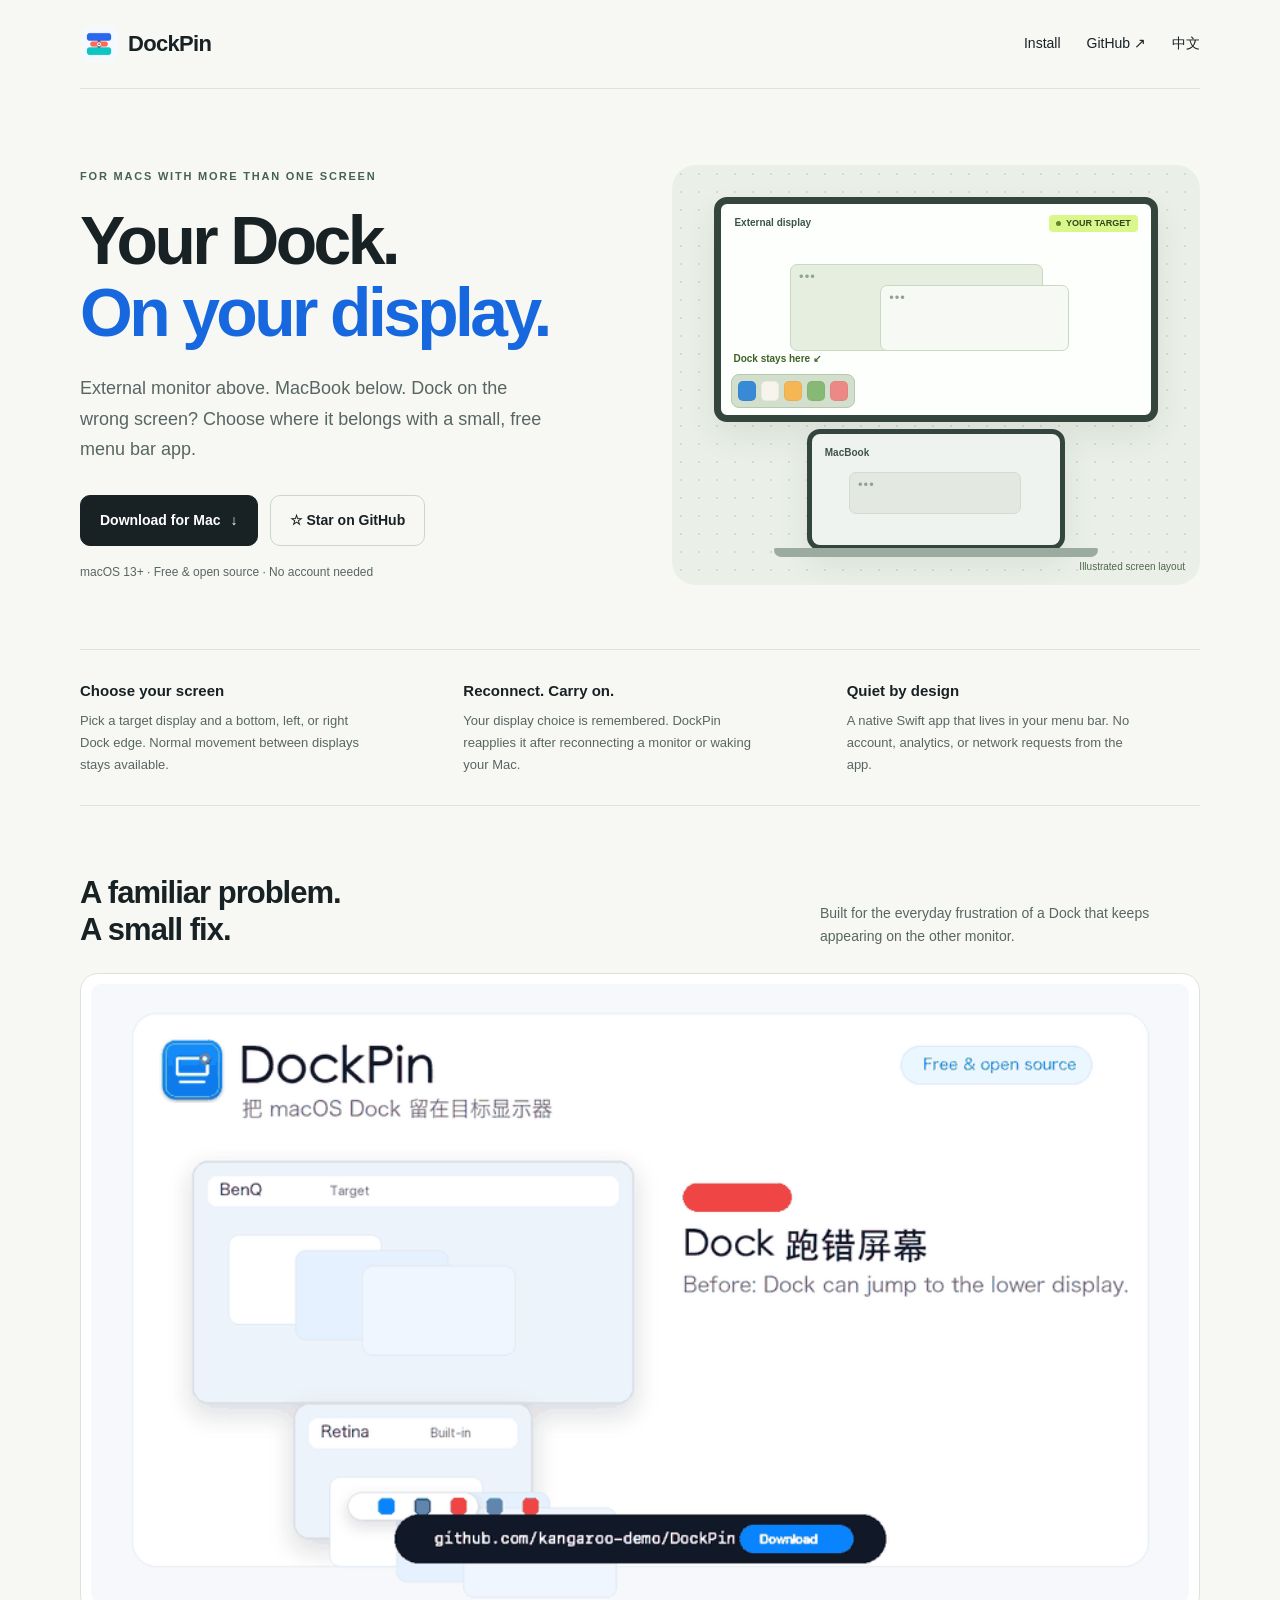
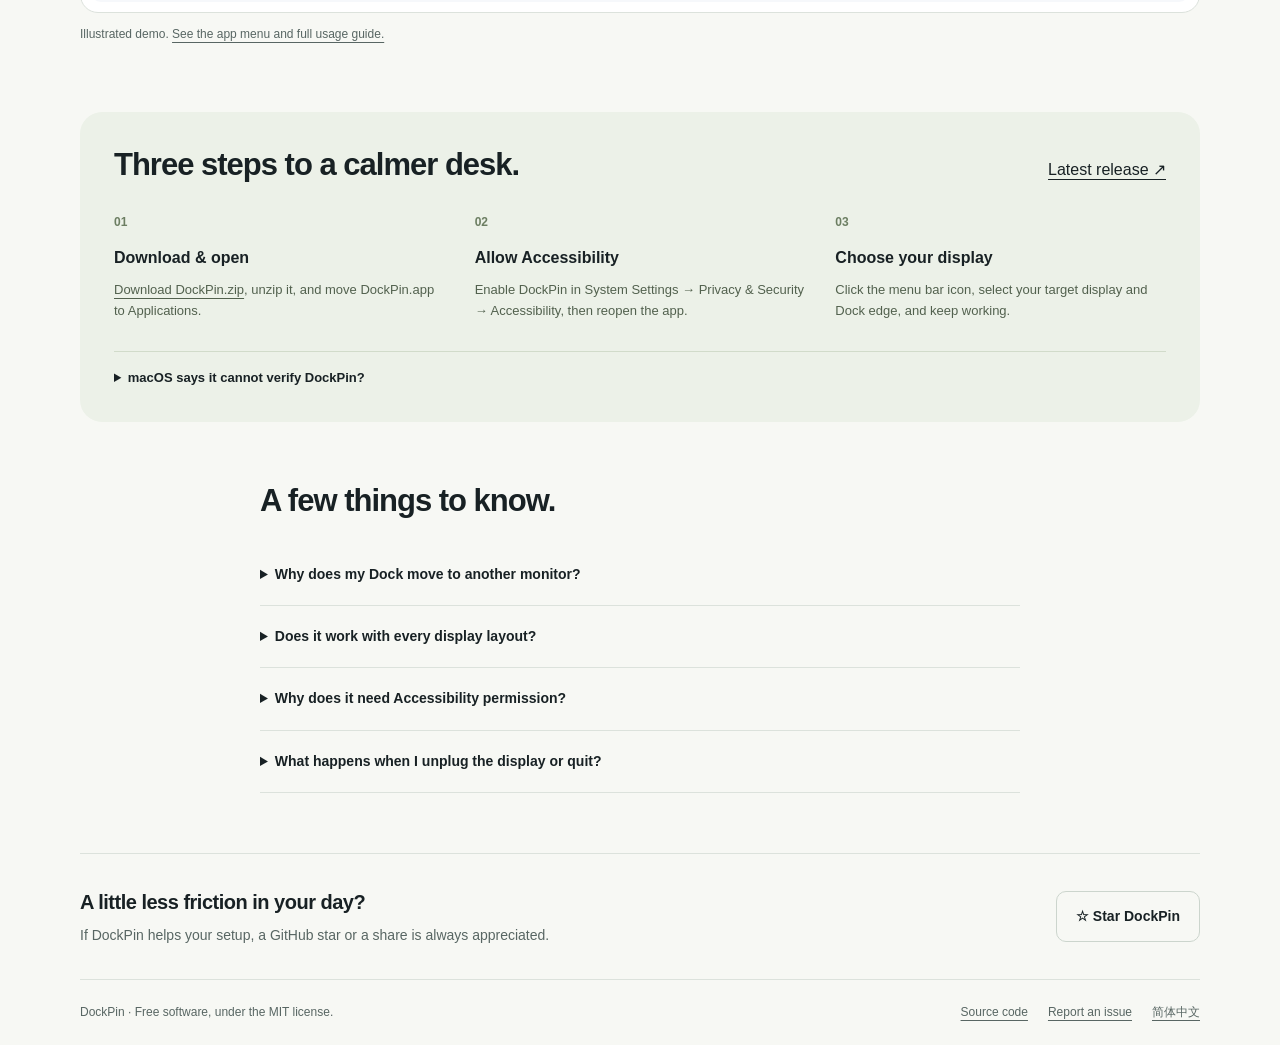
<file: docs/index.html>
<!doctype html>
<html lang="en">
<head>
  <meta charset="utf-8">
  <meta name="viewport" content="width=device-width, initial-scale=1">
  <title>DockPin — Keep the macOS Dock on your chosen display</title>
  <meta name="description" content="Dock keeps moving to the wrong monitor? DockPin is a free, open-source Mac menu bar app that helps keep the Dock on your chosen display, including stacked layouts.">
  <link rel="canonical" href="https://kangaroo-demo.github.io/DockPin/">
  <link rel="sitemap" type="application/xml" href="sitemap.xml">
  <link rel="alternate" hreflang="en" href="https://kangaroo-demo.github.io/DockPin/">
  <link rel="alternate" hreflang="zh-Hans" href="https://kangaroo-demo.github.io/DockPin/zh/">
  <link rel="alternate" hreflang="x-default" href="https://kangaroo-demo.github.io/DockPin/">
  <meta property="og:type" content="website">
  <meta property="og:title" content="DockPin — Your Dock. On your display.">
  <meta property="og:description" content="A free, open-source fix for the Dock moving to the wrong monitor. Built for multi-display Macs.">
  <meta property="og:url" content="https://kangaroo-demo.github.io/DockPin/">
  <meta property="og:image" content="https://kangaroo-demo.github.io/DockPin/images/social-card.png">
  <meta property="og:image:width" content="1200">
  <meta property="og:image:height" content="630">
  <meta property="og:image:alt" content="DockPin helps keep the Dock on a chosen external display in a stacked monitor setup.">
  <meta property="og:locale" content="en_US">
  <meta property="og:locale:alternate" content="zh_CN">
  <meta name="twitter:card" content="summary_large_image">
  <link rel="icon" type="image/png" href="images/app-icon.png">
  <link rel="stylesheet" href="assets/site.css">
  <script type="application/ld+json">{"@context":"https://schema.org","@type":"SoftwareApplication","name":"DockPin","url":"https://kangaroo-demo.github.io/DockPin/","description":"A free, open-source menu bar utility that helps keep the macOS Dock on a selected display in multi-monitor setups.","operatingSystem":"macOS 13 or later","applicationCategory":"UtilitiesApplication","downloadUrl":"https://github.com/kangaroo-demo/DockPin/releases/latest/download/DockPin.zip","image":"https://kangaroo-demo.github.io/DockPin/images/social-card.png","license":"https://github.com/kangaroo-demo/DockPin/blob/main/LICENSE","offers":{"@type":"Offer","price":"0","priceCurrency":"USD"}}</script>
</head>
<body>
  <a class="skip" href="#main">Skip to content</a>
  <div class="wrap">
    <header>
      <a class="brand" href="./" aria-label="DockPin home"><img src="images/app-icon.png" width="38" height="38" alt="">DockPin</a>
      <nav aria-label="Main navigation"><a href="#install">Install</a><a href="https://github.com/kangaroo-demo/DockPin">GitHub ↗</a><a href="zh/" lang="zh-CN" hreflang="zh-Hans">中文</a></nav>
    </header>
    <main id="main">
      <section class="hero" aria-labelledby="hero-title">
        <div>
          <p class="eyebrow">For Macs with more than one screen</p>
          <h1 id="hero-title">Your Dock.<br><span>On your display.</span></h1>
          <p class="intro">External monitor above. MacBook below. Dock on the wrong screen? Choose where it belongs with a small, free menu bar app.</p>
          <div class="actions"><a class="button primary" href="https://github.com/kangaroo-demo/DockPin/releases/latest/download/DockPin.zip">Download for Mac <span aria-hidden="true">↓</span></a><a class="button" href="https://github.com/kangaroo-demo/DockPin">☆ Star on GitHub</a></div>
          <p class="micro">macOS 13+ · Free &amp; open source · No account needed</p>
        </div>
        <div class="scene" role="img" aria-label="Illustration of an external display above a MacBook, with the Dock on the selected upper display.">
          <div class="monitor external"><div class="screen-bar"><span>External display</span><span class="target">YOUR TARGET</span></div><div class="window"></div><div class="window back"></div><span class="dock-label">Dock stays here ↙</span><div class="dock"><i></i><i></i><i></i><i></i><i></i></div></div>
          <div class="monitor laptop"><div class="screen-bar"><span>MacBook</span></div><div class="window"></div></div>
          <span class="scene-caption">Illustrated screen layout</span>
        </div>
      </section>
      <section class="benefits" aria-label="Features">
        <div><h2>Choose your screen</h2><p>Pick a target display and a bottom, left, or right Dock edge. Normal movement between displays stays available.</p></div>
        <div><h2>Reconnect. Carry on.</h2><p>Your display choice is remembered. DockPin reapplies it after reconnecting a monitor or waking your Mac.</p></div>
        <div><h2>Quiet by design</h2><p>A native Swift app that lives in your menu bar. No account, analytics, or network requests from the app.</p></div>
      </section>
      <section class="section" aria-labelledby="demo-title">
        <div class="section-title"><h2 id="demo-title">A familiar problem.<br>A small fix.</h2><p>Built for the everyday frustration of a Dock that keeps appearing on the other monitor.</p></div>
        <figure><div class="demo"><picture><source media="(prefers-reduced-motion: reduce)" srcset="images/demo-still.png"><img src="images/dockpin-demo.gif" width="854" height="480" loading="lazy" alt="Illustrated before-and-after demo of DockPin returning the Dock to the selected upper display."></picture></div><figcaption>Illustrated demo. <a href="https://github.com/kangaroo-demo/DockPin#usage">See the app menu and full usage guide.</a></figcaption></figure>
      </section>
      <section class="install" id="install" aria-labelledby="install-title">
        <div class="section-title"><h2 id="install-title">Three steps to a calmer desk.</h2><a href="https://github.com/kangaroo-demo/DockPin/releases/latest">Latest release ↗</a></div>
        <ol class="steps">
          <li><h3>Download &amp; open</h3><p><a href="https://github.com/kangaroo-demo/DockPin/releases/latest/download/DockPin.zip">Download DockPin.zip</a>, unzip it, and move DockPin.app to Applications.</p></li>
          <li><h3>Allow Accessibility</h3><p>Enable DockPin in System Settings → Privacy &amp; Security → Accessibility, then reopen the app.</p></li>
          <li><h3>Choose your display</h3><p>Click the menu bar icon, select your target display and Dock edge, and keep working.</p></li>
        </ol>
        <details><summary>macOS says it cannot verify DockPin?</summary><p>Community builds may not be notarized. After trying to open the app, go to System Settings → Privacy &amp; Security and choose Open Anyway for DockPin. You can also <a href="https://github.com/kangaroo-demo/DockPin#build-from-source">build from the source code</a>.</p></details>
      </section>
      <section class="section faq" aria-labelledby="faq-title">
        <h2 id="faq-title">A few things to know.</h2>
        <details><summary>Why does my Dock move to another monitor?</summary><p>macOS can move the Dock when the pointer reaches a display edge. This is especially frustrating when an external monitor sits above a MacBook. DockPin helps macOS keep using the selected display edge.</p></details>
        <details><summary>Does it work with every display layout?</summary><p>DockPin works best when part of the chosen edge is exposed. If another display completely covers that edge, macOS may not allow reliable placement. Shared boundaries stay passable; hold Option to bypass a watched edge immediately.</p></details>
        <details><summary>Why does it need Accessibility permission?</summary><p>DockPin observes pointer movement and briefly adjusts it near the selected edge. The app runs locally, makes no network requests, and does not collect analytics. <a href="https://github.com/kangaroo-demo/DockPin/blob/main/docs/PRIVACY.md">Read the privacy details.</a></p></details>
        <details><summary>What happens when I unplug the display or quit?</summary><p>When the target display is absent, DockPin temporarily uses an available display and keeps your original choice. Reconnecting or waking reapplies the pin. Quitting stops protection and nudges the Dock back toward the system default edge.</p></details>
      </section>
      <section class="support" aria-labelledby="support-title"><div><h2 id="support-title">A little less friction in your day?</h2><p>If DockPin helps your setup, a GitHub star or a share is always appreciated.</p></div><a class="button" href="https://github.com/kangaroo-demo/DockPin">☆ Star DockPin</a></section>
    </main>
    <footer><span>DockPin · Free software, under the MIT license.</span><div><a href="https://github.com/kangaroo-demo/DockPin">Source code</a><a href="https://github.com/kangaroo-demo/DockPin/issues/new/choose">Report an issue</a><a href="zh/" lang="zh-CN">简体中文</a></div></footer>
  </div>
</body>
</html>
</file>
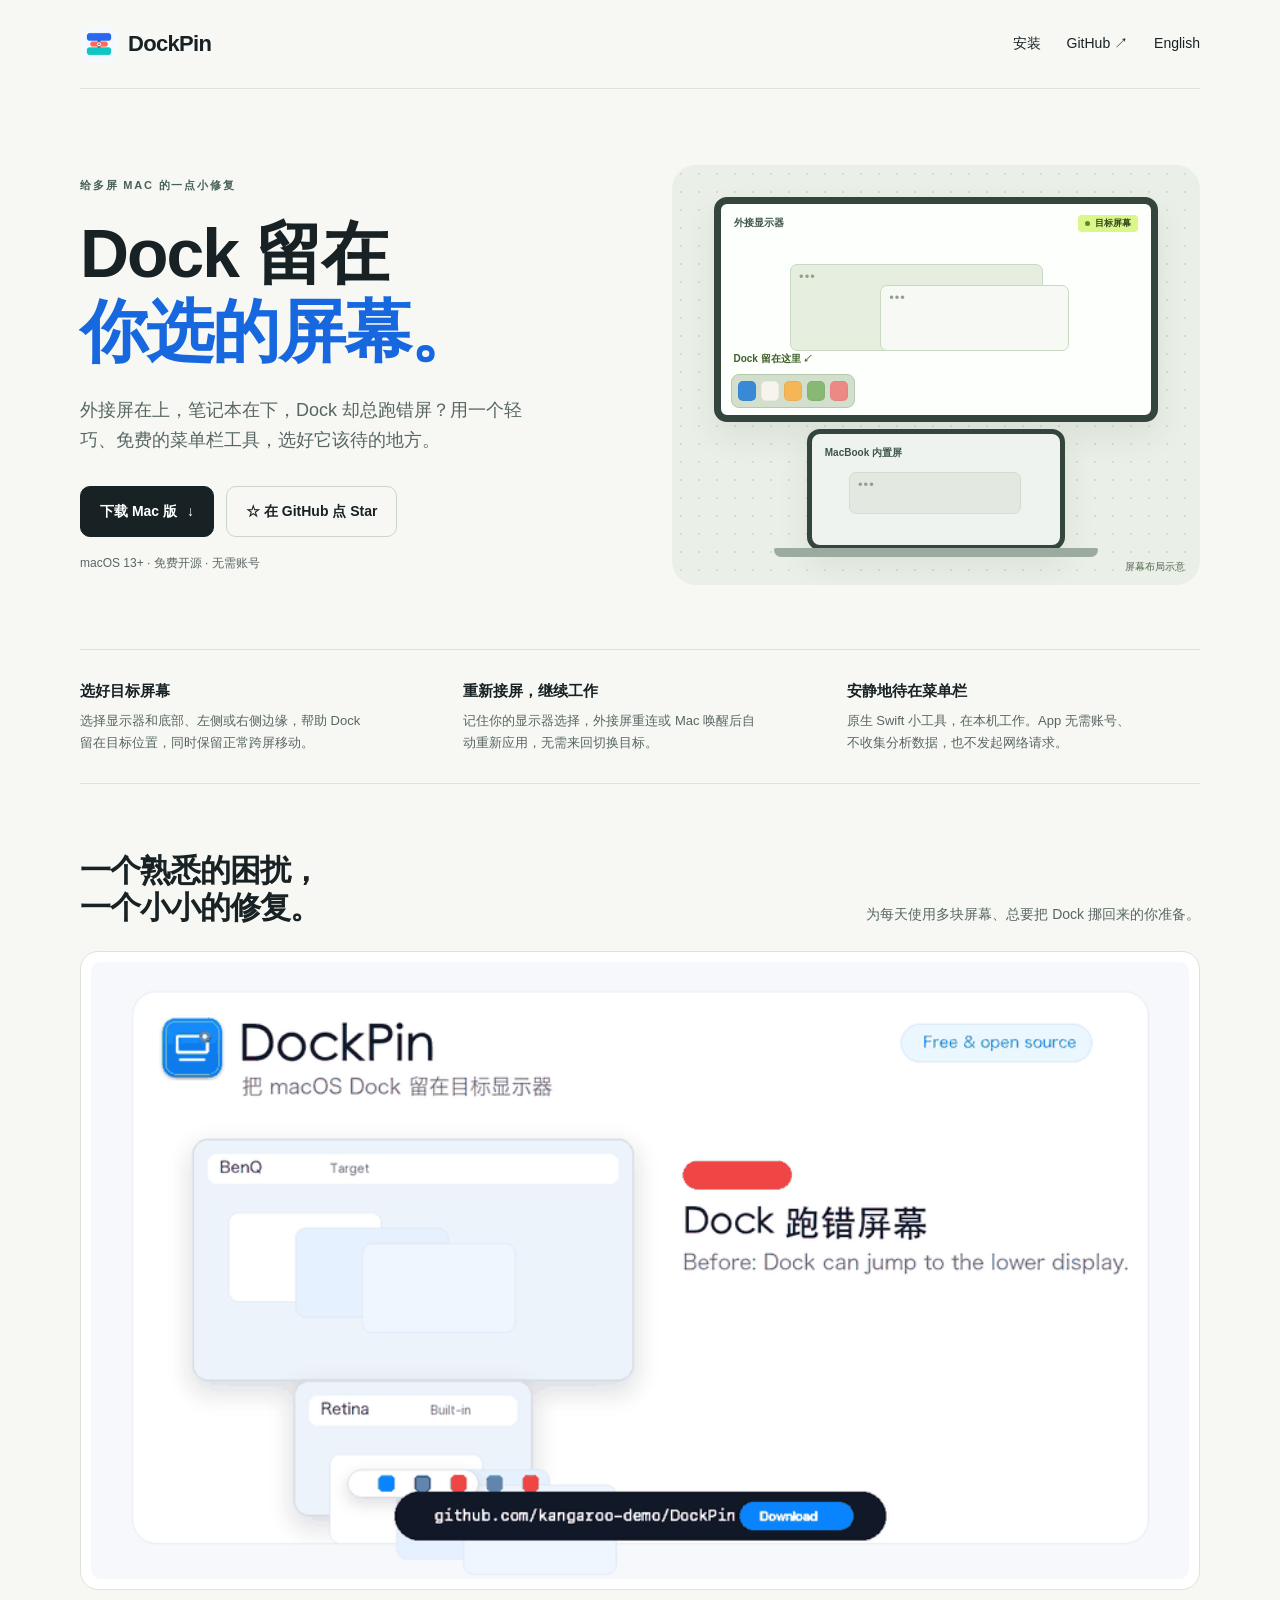
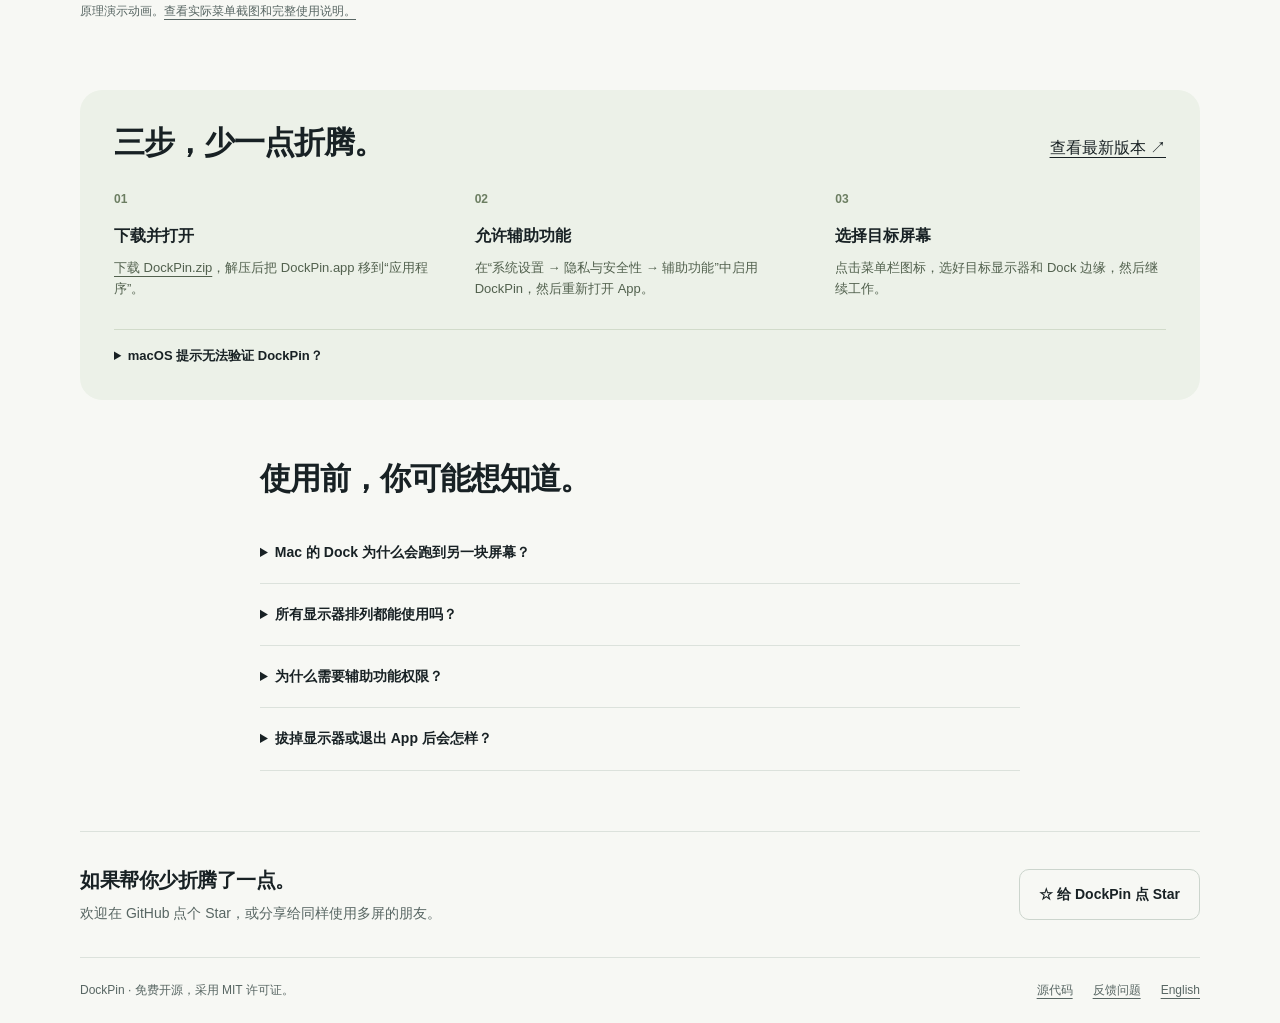
<file: docs/zh/index.html>
<!doctype html>
<html lang="zh-CN">
<head>
  <meta charset="utf-8">
  <meta name="viewport" content="width=device-width, initial-scale=1">
  <title>DockPin — 让 macOS Dock 留在你选择的显示器上</title>
  <meta name="description" content="Mac 外接显示器后 Dock 总跑到另一块屏幕？DockPin 是免费开源的 macOS 菜单栏工具，帮助 Dock 停留在目标显示器，支持上下屏排列、重连和唤醒后自动恢复。">
  <link rel="canonical" href="https://kangaroo-demo.github.io/DockPin/zh/">
  <link rel="sitemap" type="application/xml" href="../sitemap.xml">
  <link rel="alternate" hreflang="en" href="https://kangaroo-demo.github.io/DockPin/">
  <link rel="alternate" hreflang="zh-Hans" href="https://kangaroo-demo.github.io/DockPin/zh/">
  <link rel="alternate" hreflang="x-default" href="https://kangaroo-demo.github.io/DockPin/">
  <meta property="og:type" content="website">
  <meta property="og:title" content="DockPin — Dock 留在你选的屏幕。">
  <meta property="og:description" content="外接屏在上，笔记本在下，Dock 却总跑错屏？试试这个免费开源的 Mac 菜单栏小工具。">
  <meta property="og:url" content="https://kangaroo-demo.github.io/DockPin/zh/">
  <meta property="og:image" content="https://kangaroo-demo.github.io/DockPin/images/social-card.png">
  <meta property="og:image:width" content="1200">
  <meta property="og:image:height" content="630">
  <meta property="og:image:alt" content="DockPin 帮助 Dock 留在上下屏布局中选定的外接显示器上。">
  <meta property="og:locale" content="zh_CN">
  <meta property="og:locale:alternate" content="en_US">
  <meta name="twitter:card" content="summary_large_image">
  <link rel="icon" type="image/png" href="../images/app-icon.png">
  <link rel="stylesheet" href="../assets/site.css">
  <script type="application/ld+json">{"@context":"https://schema.org","@type":"SoftwareApplication","name":"DockPin","url":"https://kangaroo-demo.github.io/DockPin/zh/","description":"免费开源的 macOS 菜单栏工具，帮助多显示器用户把 Dock 留在目标屏幕上。","operatingSystem":"macOS 13 or later","applicationCategory":"UtilitiesApplication","downloadUrl":"https://github.com/kangaroo-demo/DockPin/releases/latest/download/DockPin.zip","image":"https://kangaroo-demo.github.io/DockPin/images/social-card.png","license":"https://github.com/kangaroo-demo/DockPin/blob/main/LICENSE","offers":{"@type":"Offer","price":"0","priceCurrency":"USD"}}</script>
</head>
<body>
  <a class="skip" href="#main">跳到正文</a>
  <div class="wrap">
    <header>
      <a class="brand" href="./" aria-label="DockPin 首页"><img src="../images/app-icon.png" width="38" height="38" alt="">DockPin</a>
      <nav aria-label="主导航"><a href="#install">安装</a><a href="https://github.com/kangaroo-demo/DockPin">GitHub ↗</a><a href="../" lang="en" hreflang="en">English</a></nav>
    </header>
    <main id="main">
      <section class="hero" aria-labelledby="hero-title">
        <div>
          <p class="eyebrow">给多屏 Mac 的一点小修复</p>
          <h1 id="hero-title">Dock 留在<br><span>你选的屏幕。</span></h1>
          <p class="intro">外接屏在上，笔记本在下，Dock 却总跑错屏？用一个轻巧、免费的菜单栏工具，选好它该待的地方。</p>
          <div class="actions"><a class="button primary" href="https://github.com/kangaroo-demo/DockPin/releases/latest/download/DockPin.zip">下载 Mac 版 <span aria-hidden="true">↓</span></a><a class="button" href="https://github.com/kangaroo-demo/DockPin">☆ 在 GitHub 点 Star</a></div>
          <p class="micro">macOS 13+ · 免费开源 · 无需账号</p>
        </div>
        <div class="scene" role="img" aria-label="示意图：外接显示器在 MacBook 上方，Dock 留在选定的上方显示器。">
          <div class="monitor external"><div class="screen-bar"><span>外接显示器</span><span class="target">目标屏幕</span></div><div class="window"></div><div class="window back"></div><span class="dock-label">Dock 留在这里 ↙</span><div class="dock"><i></i><i></i><i></i><i></i><i></i></div></div>
          <div class="monitor laptop"><div class="screen-bar"><span>MacBook 内置屏</span></div><div class="window"></div></div>
          <span class="scene-caption">屏幕布局示意</span>
        </div>
      </section>
      <section class="benefits" aria-label="功能介绍">
        <div><h2>选好目标屏幕</h2><p>选择显示器和底部、左侧或右侧边缘，帮助 Dock 留在目标位置，同时保留正常跨屏移动。</p></div>
        <div><h2>重新接屏，继续工作</h2><p>记住你的显示器选择，外接屏重连或 Mac 唤醒后自动重新应用，无需来回切换目标。</p></div>
        <div><h2>安静地待在菜单栏</h2><p>原生 Swift 小工具，在本机工作。App 无需账号、不收集分析数据，也不发起网络请求。</p></div>
      </section>
      <section class="section" aria-labelledby="demo-title">
        <div class="section-title"><h2 id="demo-title">一个熟悉的困扰，<br>一个小小的修复。</h2><p>为每天使用多块屏幕、总要把 Dock 挪回来的你准备。</p></div>
        <figure><div class="demo"><picture><source media="(prefers-reduced-motion: reduce)" srcset="../images/demo-still.png"><img src="../images/dockpin-demo.gif" width="854" height="480" loading="lazy" alt="DockPin 前后对比示意：Dock 从下方内置屏回到选定的上方外接屏。"></picture></div><figcaption>原理演示动画。<a href="https://github.com/kangaroo-demo/DockPin/blob/main/README.zh-CN.md#使用">查看实际菜单截图和完整使用说明。</a></figcaption></figure>
      </section>
      <section class="install" id="install" aria-labelledby="install-title">
        <div class="section-title"><h2 id="install-title">三步，少一点折腾。</h2><a href="https://github.com/kangaroo-demo/DockPin/releases/latest">查看最新版本 ↗</a></div>
        <ol class="steps">
          <li><h3>下载并打开</h3><p><a href="https://github.com/kangaroo-demo/DockPin/releases/latest/download/DockPin.zip">下载 DockPin.zip</a>，解压后把 DockPin.app 移到“应用程序”。</p></li>
          <li><h3>允许辅助功能</h3><p>在“系统设置 → 隐私与安全性 → 辅助功能”中启用 DockPin，然后重新打开 App。</p></li>
          <li><h3>选择目标屏幕</h3><p>点击菜单栏图标，选好目标显示器和 Dock 边缘，然后继续工作。</p></li>
        </ol>
        <details><summary>macOS 提示无法验证 DockPin？</summary><p>社区构建可能尚未公证。尝试打开后，前往“系统设置 → 隐私与安全性”，找到 DockPin 并选择“仍要打开”。你也可以<a href="https://github.com/kangaroo-demo/DockPin/blob/main/README.zh-CN.md#从源码构建">从开源代码自行构建</a>。</p></details>
      </section>
      <section class="section faq" aria-labelledby="faq-title">
        <h2 id="faq-title">使用前，你可能想知道。</h2>
        <details><summary>Mac 的 Dock 为什么会跑到另一块屏幕？</summary><p>macOS 可能根据鼠标在显示器边缘的移动切换 Dock 所在屏幕。在外接屏位于 MacBook 上方的布局中，这尤其容易打断工作。DockPin 会帮助系统继续使用选定屏幕的 Dock 边缘。</p></details>
        <details><summary>所有显示器排列都能使用吗？</summary><p>所选边缘有一部分外露时效果更好。如果整条边缘被另一块显示器覆盖，macOS 的公开能力可能无法稳定指定位置。共享边界保持可穿透；按住 Option 可以立即穿过正在观察的边缘。</p></details>
        <details><summary>为什么需要辅助功能权限？</summary><p>DockPin 会观察鼠标移动，并在选定边缘附近短暂调整鼠标位置。App 在本机运行，不发起网络请求，不收集分析数据。<a href="https://github.com/kangaroo-demo/DockPin/blob/main/docs/PRIVACY.zh-CN.md">查看隐私说明。</a></p></details>
        <details><summary>拔掉显示器或退出 App 后会怎样？</summary><p>目标显示器断开时，会保留原选择并临时使用可用屏幕；重新接上或唤醒后重新应用设置。退出时会停止保护，并把 Dock 轻推回系统默认的外侧边缘。</p></details>
      </section>
      <section class="support" aria-labelledby="support-title"><div><h2 id="support-title">如果帮你少折腾了一点。</h2><p>欢迎在 GitHub 点个 Star，或分享给同样使用多屏的朋友。</p></div><a class="button" href="https://github.com/kangaroo-demo/DockPin">☆ 给 DockPin 点 Star</a></section>
    </main>
    <footer><span>DockPin · 免费开源，采用 MIT 许可证。</span><div><a href="https://github.com/kangaroo-demo/DockPin">源代码</a><a href="https://github.com/kangaroo-demo/DockPin/issues/new/choose">反馈问题</a><a href="../" lang="en">English</a></div></footer>
  </div>
</body>
</html>
</file>
<file: docs/assets/site.css>
:root { color-scheme: light; --paper: #f7f8f4; --ink: #182124; --muted: #586663; --blue: #1768df; --line: #dce2dc; --lime: #daf78c; }
* { box-sizing: border-box; }
html { scroll-behavior: smooth; }
body { margin: 0; background: var(--paper); color: var(--ink); font: 16px/1.65 -apple-system, BlinkMacSystemFont, "Segoe UI", sans-serif; -webkit-font-smoothing: antialiased; }
a { color: inherit; text-underline-offset: 4px; }
a:hover { color: var(--blue); }
a:focus-visible, summary:focus-visible { outline: 3px solid var(--blue); outline-offset: 5px; border-radius: 4px; }
img { max-width: 100%; height: auto; }
h1, h2, h3, p { margin: 0; }
.wrap { width: min(1120px, calc(100% - 64px)); margin-inline: auto; }
.skip { position: absolute; left: 12px; top: -80px; padding: 8px 16px; background: white; z-index: 10; }
.skip:focus { top: 12px; }
header { display: flex; align-items: center; justify-content: space-between; padding-block: 25px; border-bottom: 1px solid var(--line); gap: 16px; }
.brand { display: inline-flex; align-items: center; gap: 10px; font-size: 22px; font-weight: 750; text-decoration: none; letter-spacing: -.7px; }
.brand img { width: 38px; height: 38px; }
nav { display: flex; align-items: center; gap: 26px; font-size: 14px; }
nav a { text-decoration: none; }
.hero { display: grid; grid-template-columns: 1.05fr 1fr; align-items: center; gap: 38px; padding-block: 76px 64px; }
.eyebrow { font-size: 11px; font-weight: 750; letter-spacing: 1.8px; text-transform: uppercase; color: #466058; }
h1 { font-size: clamp(48px, 5.3vw, 72px); line-height: 1.06; letter-spacing: -3.6px; margin-block: 20px 24px; font-weight: 750; }
h1 span { color: var(--blue); }
.intro { max-width: 470px; font-size: 18px; line-height: 1.7; color: var(--muted); }
.actions { display: flex; flex-wrap: wrap; gap: 12px; margin-block: 30px 17px; }
.button { display: inline-flex; align-items: center; justify-content: center; gap: 10px; padding: 13px 19px; min-height: 50px; border-radius: 10px; text-decoration: none; font-size: 14px; font-weight: 650; border: 1px solid #ccd5cd; background: transparent; }
.button.primary { background: var(--ink); border-color: var(--ink); color: white; }
.button:hover { background: #e8ede5; color: var(--ink); }
.button.primary:hover { background: #30433d; color: white; }
.micro { font-size: 12px; color: var(--muted); }
.scene { position: relative; min-height: 420px; background: #eaf0e7; border-radius: 24px; overflow: hidden; }
.scene::before { content: ""; position: absolute; inset: 0; background-image: radial-gradient(#c4cec2 .8px, transparent .8px); background-size: 18px 18px; opacity: .6; }
.monitor { position: absolute; background: #fcfffb; border: 7px solid #34453e; border-radius: 13px; box-shadow: 0 14px 32px #22352615; }
.monitor.external { width: 84%; height: 225px; left: 8%; top: 32px; }
.monitor.laptop { width: 49%; height: 121px; left: 25.5%; top: 264px; border-width: 5px; background: #eff3ef; }
.monitor.laptop::after { content: ""; position: absolute; height: 9px; left: -15%; width: 130%; bottom: -12px; background: #9cab9f; border-radius: 2px 2px 8px 8px; }
.screen-bar { display: flex; justify-content: space-between; gap: 8px; padding: 11px 13px; font-size: 10px; font-weight: 600; color: #3d5348; }
.target { display: flex; align-items: center; gap: 5px; padding: 1px 7px; background: var(--lime); border-radius: 4px; color: #33451c; font-size: 9px; }
.target::before { content: ""; width: 5px; height: 5px; background: #65852c; border-radius: 50%; }
.window { position: absolute; left: 16%; top: 60px; width: 59%; height: 87px; border: 1px solid #c9d8c2; border-radius: 7px; background: #e5eedf; }
.window::before { content: "•••"; position: absolute; inset: 1px auto auto 8px; font-size: 13px; letter-spacing: 1px; color: #91a38b; }
.window.back { left: 37%; top: 81px; width: 44%; height: 66px; background: #f7faf4; }
.dock { position: absolute; display: flex; align-items: end; gap: 5px; left: 10px; bottom: 7px; padding: 6px; border-radius: 8px; background: #c5d4bcbb; border: 1px solid #b7c9ac; }
.dock i { width: 18px; height: 20px; display: block; border-radius: 5px; background: #3889d6; border: 1px solid #0000000a; }
.dock i:nth-child(2) { background: #f6f4ec; }
.dock i:nth-child(3) { background: #f5b656; }
.dock i:nth-child(4) { background: #87b974; }
.dock i:nth-child(5) { background: #ed8985; }
.dock-label { position: absolute; bottom: 48px; left: 12px; font-size: 10px; font-weight: 650; color: #3e6127; }
.laptop .window { top: 38px; height: 42px; left: 15%; width: 69%; background: #e3e9e1; border-color: #d3dcd0; }
.scene-caption { position: absolute; bottom: 10px; right: 15px; font-size: 10px; color: #52664f; }
.benefits { display: grid; grid-template-columns: repeat(3, 1fr); border-top: 1px solid var(--line); border-bottom: 1px solid var(--line); padding-block: 29px; gap: 30px; }
.benefits h2 { font-size: 15px; margin-bottom: 6px; }
.benefits p { font-size: 13px; line-height: 1.7; color: var(--muted); max-width: 295px; }
.section { padding-block: 68px; }
.section-title { display: flex; align-items: end; justify-content: space-between; gap: 24px; margin-bottom: 25px; }
.section-title h2, .faq h2 { font-size: 31px; line-height: 1.2; letter-spacing: -1px; }
.section-title p { font-size: 14px; color: var(--muted); max-width: 380px; }
figure { margin: 0; }
.demo { background: #fff; padding: 10px; border: 1px solid var(--line); border-radius: 18px; }
.demo img { display: block; width: 100%; border-radius: 10px; }
figcaption { font-size: 12px; color: var(--muted); margin-top: 12px; }
.install { background: #ecf1e8; border-radius: 22px; padding: 34px; }
.steps { list-style: none; padding: 0; margin: 29px 0; display: grid; grid-template-columns: repeat(3, 1fr); gap: 30px; counter-reset: steps; }
.steps li { counter-increment: steps; }
.steps li::before { content: "0" counter(steps); display: block; color: #6c7e62; font-size: 12px; font-weight: 650; margin-bottom: 13px; }
.steps h3 { font-size: 16px; margin-bottom: 7px; }
.steps p { color: #52614e; font-size: 13px; }
.install details { border-top: 1px solid #d1dbca; padding-top: 15px; font-size: 13px; }
summary { cursor: pointer; font-weight: 600; }
details p { color: var(--muted); margin-top: 12px; }
.faq { max-width: 760px; margin-inline: auto; padding-block: 60px; }
.faq h2 { margin-bottom: 25px; }
.faq details { padding: 19px 0; border-bottom: 1px solid var(--line); font-size: 14px; }
.support { display: flex; justify-content: space-between; align-items: center; gap: 25px; padding: 32px 0; border-top: 1px solid var(--line); }
.support h2 { font-size: 20px; letter-spacing: -.5px; }
.support p { font-size: 14px; color: var(--muted); margin-top: 5px; }
footer { padding-block: 23px; border-top: 1px solid var(--line); display: flex; align-items: center; justify-content: space-between; gap: 16px; font-size: 12px; color: var(--muted); }
footer div { display: flex; flex-wrap: wrap; gap: 20px; }
html[lang="zh-CN"] h1 { letter-spacing: -2px; line-height: 1.15; }
@media (max-width: 760px) {
  .wrap { width: calc(100% - 40px); }
  header { padding-block: 18px; }
  nav { gap: 17px; font-size: 13px; }
  .hero { grid-template-columns: 1fr; padding-block: 46px 35px; gap: 30px; }
  h1 { font-size: clamp(45px, 9vw, 68px); letter-spacing: -2.4px; }
  .intro { font-size: 17px; }
  .scene { min-height: 420px; max-width: 520px; width: 100%; }
  .benefits { grid-template-columns: 1fr; gap: 24px; }
  .benefits p { max-width: none; }
  .section { padding-block: 42px; }
  .section-title { align-items: start; flex-direction: column; gap: 12px; }
  .section-title h2, .faq h2 { font-size: 28px; }
  .install { padding: 25px; }
  .steps { grid-template-columns: 1fr; gap: 25px; }
  .steps li::before { margin-bottom: 6px; }
  .support { align-items: start; flex-direction: column; }
  footer { align-items: start; flex-direction: column; }
}
@media (prefers-reduced-motion: reduce) { html { scroll-behavior: auto; } }
</file>
